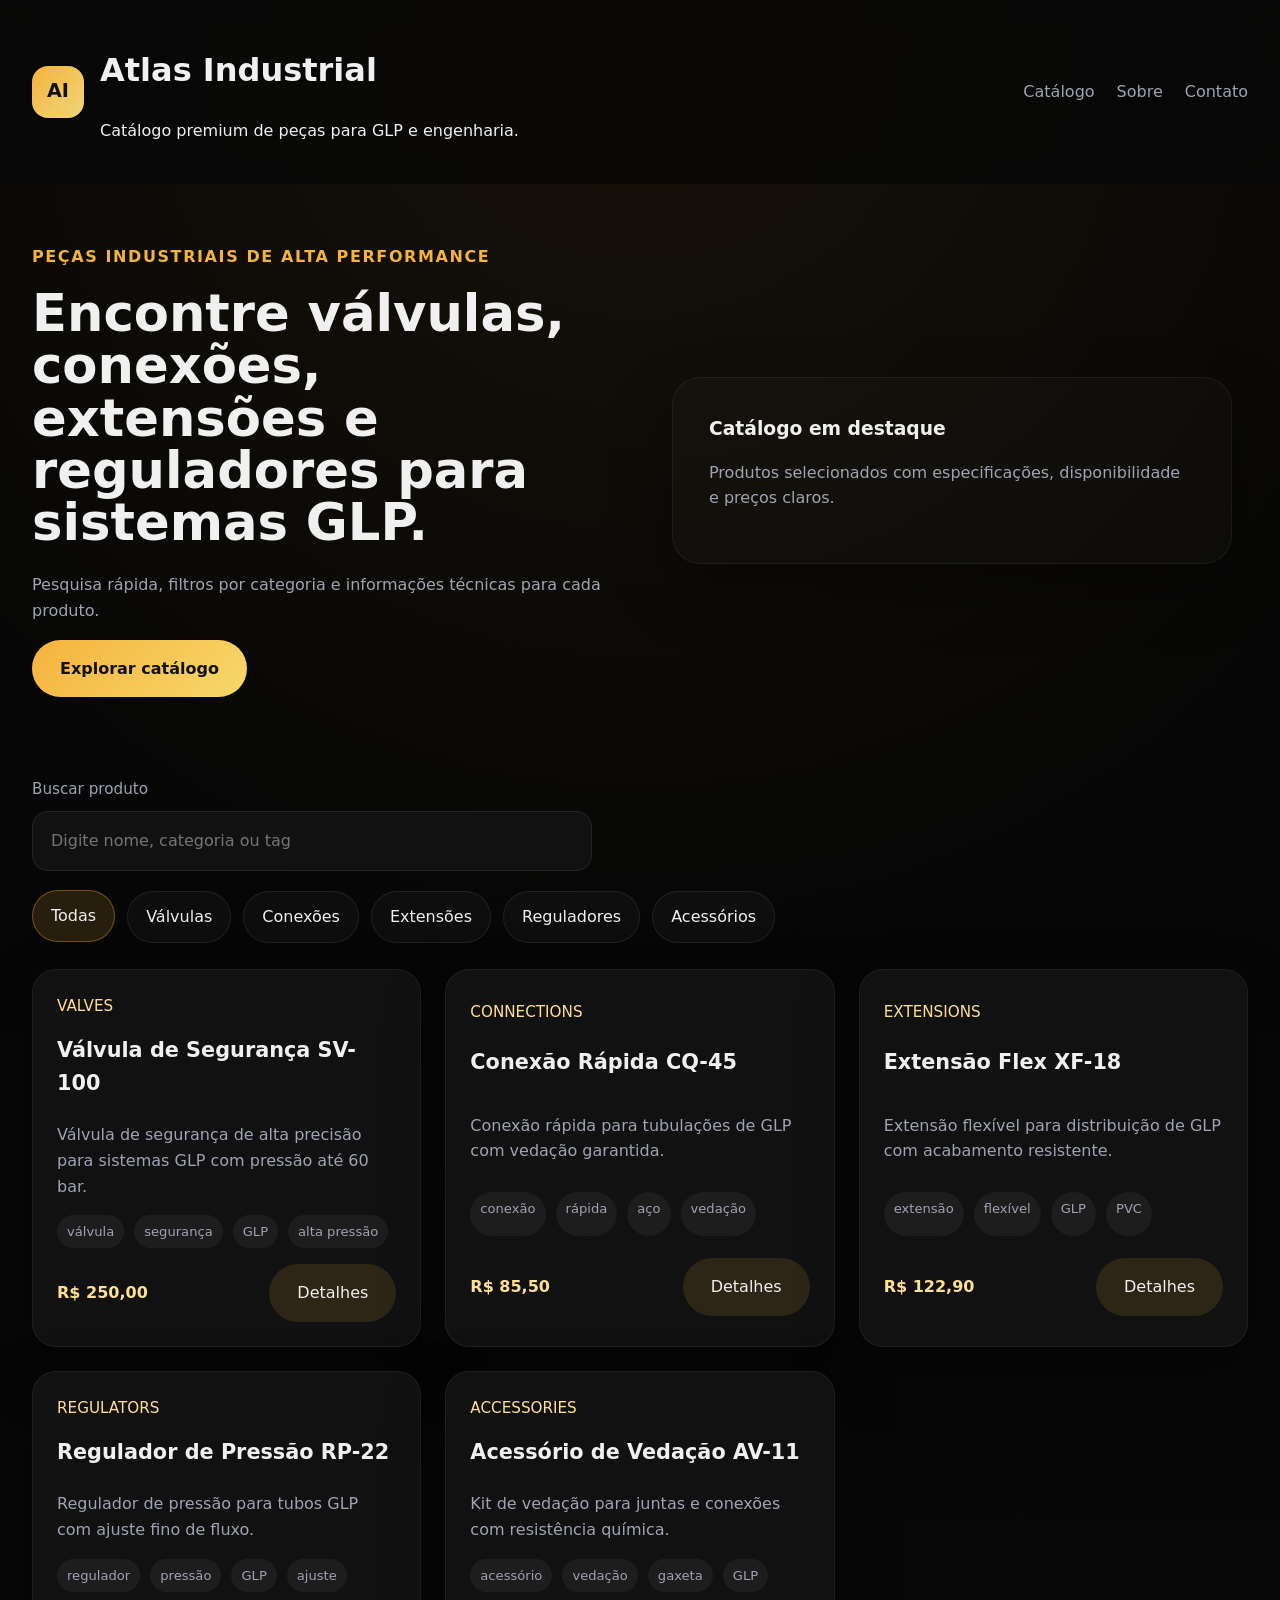
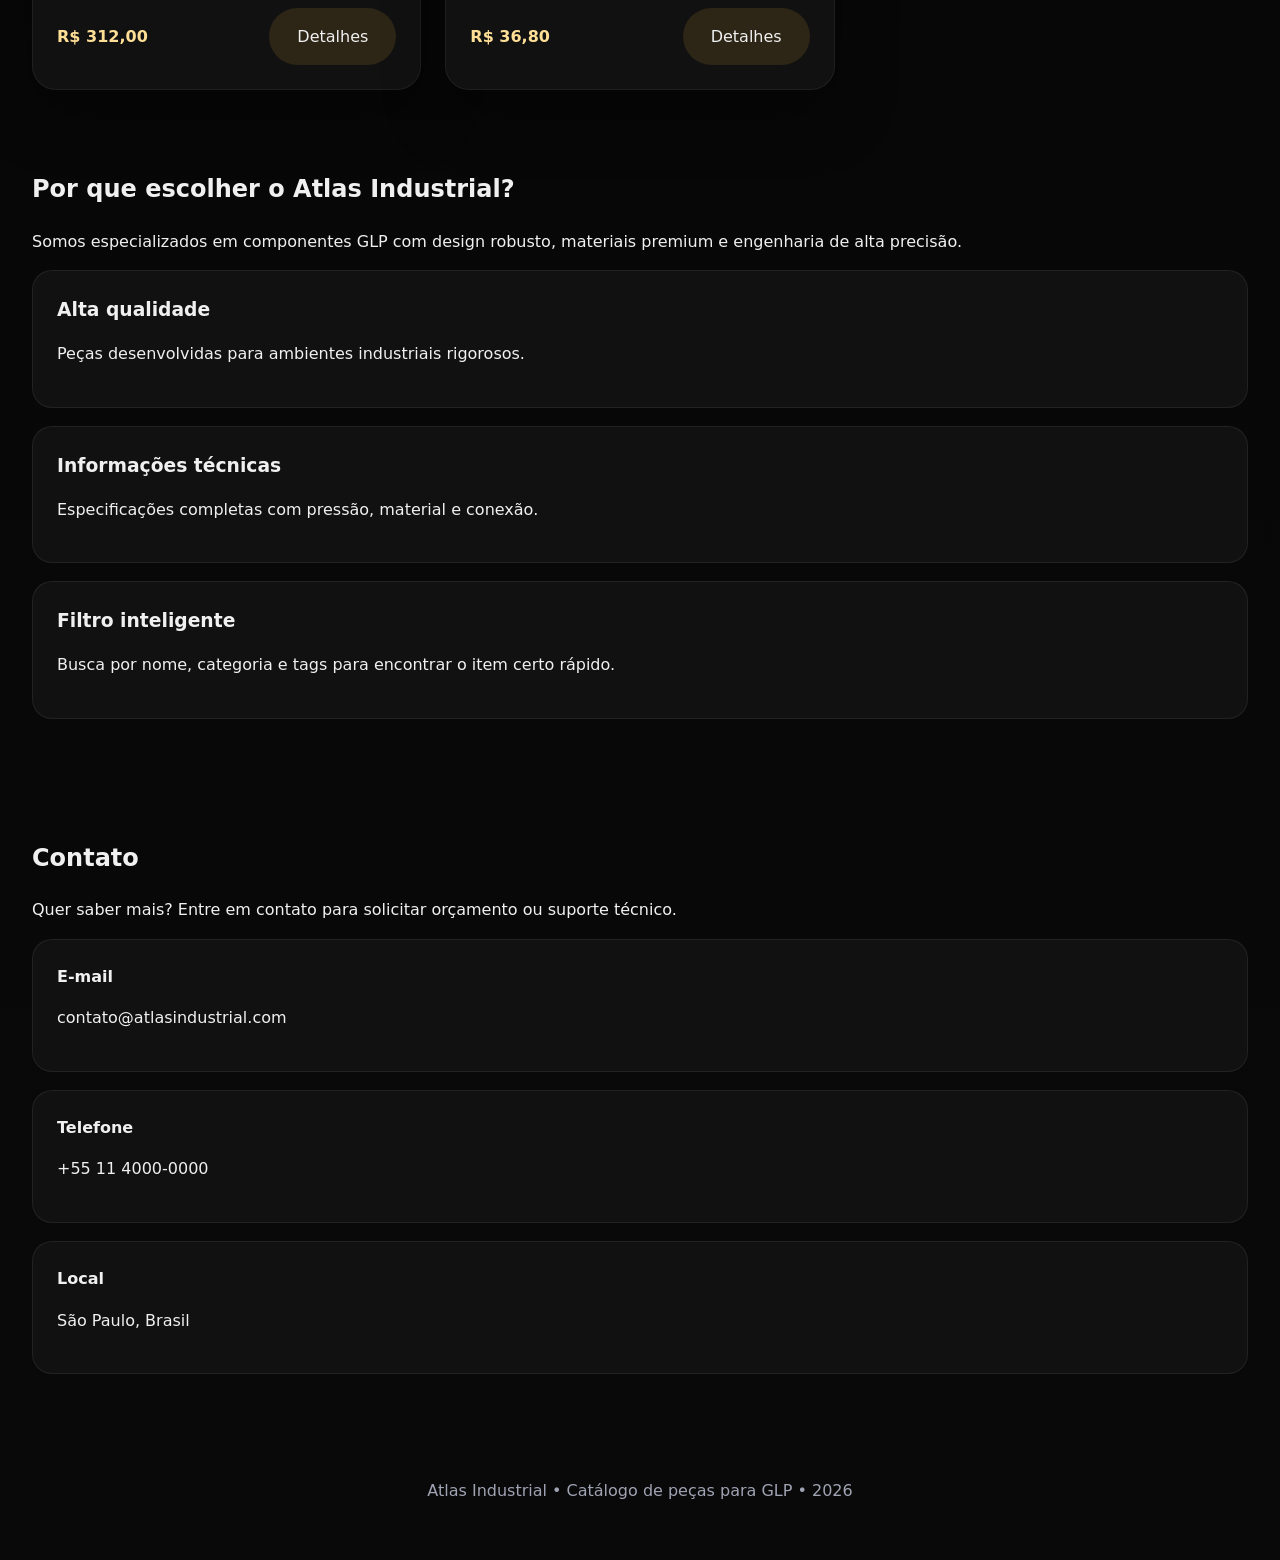
<file: site/index.html>
<!DOCTYPE html>
<html lang="pt-BR">
<head>
  <meta charset="UTF-8" />
  <meta name="viewport" content="width=device-width, initial-scale=1.0" />
  <title>Atlas Industrial | Catálogo de Peças</title>
  <meta name="description" content="Atlas Industrial - Catálogo premium de peças para GLP e engenharia mecânica." />
  <link rel="stylesheet" href="style.css" />
</head>
<body>
  <header class="site-header">
    <div class="brand">
      <span class="logo">AI</span>
      <div>
        <h1>Atlas Industrial</h1>
        <p>Catálogo premium de peças para GLP e engenharia.</p>
      </div>
    </div>
    <nav class="top-nav">
      <a href="#catalog">Catálogo</a>
      <a href="#about">Sobre</a>
      <a href="#contact">Contato</a>
    </nav>
  </header>

  <section class="hero">
    <div class="hero-copy">
      <span class="eyebrow">Peças industriais de alta performance</span>
      <h2>Encontre válvulas, conexões, extensões e reguladores para sistemas GLP.</h2>
      <p>Pesquisa rápida, filtros por categoria e informações técnicas para cada produto.</p>
      <a class="btn btn-primary" href="#catalog">Explorar catálogo</a>
    </div>
    <div class="hero-image">
      <div class="hero-box">
        <h3>Catálogo em destaque</h3>
        <p>Produtos selecionados com especificações, disponibilidade e preços claros.</p>
      </div>
    </div>
  </section>

  <main>
    <section id="catalog" class="catalog-section">
      <div class="controls">
        <div class="search-box">
          <label for="searchInput">Buscar produto</label>
          <input id="searchInput" type="search" placeholder="Digite nome, categoria ou tag" />
        </div>
        <div class="categories" id="categoryButtons"></div>
      </div>

      <div class="products-grid" id="productGrid"></div>
    </section>

    <section id="about" class="about-section">
      <div>
        <h2>Por que escolher o Atlas Industrial?</h2>
        <p>Somos especializados em componentes GLP com design robusto, materiais premium e engenharia de alta precisão.</p>
      </div>
      <div class="features-grid">
        <article><h3>Alta qualidade</h3><p>Peças desenvolvidas para ambientes industriais rigorosos.</p></article>
        <article><h3>Informações técnicas</h3><p>Especificações completas com pressão, material e conexão.</p></article>
        <article><h3>Filtro inteligente</h3><p>Busca por nome, categoria e tags para encontrar o item certo rápido.</p></article>
      </div>
    </section>

    <section id="contact" class="contact-section">
      <h2>Contato</h2>
      <p>Quer saber mais? Entre em contato para solicitar orçamento ou suporte técnico.</p>
      <div class="contact-cards">
        <div><strong>E-mail</strong><p>contato@atlasindustrial.com</p></div>
        <div><strong>Telefone</strong><p>+55 11 4000-0000</p></div>
        <div><strong>Local</strong><p>São Paulo, Brasil</p></div>
      </div>
    </section>
  </main>

  <footer class="site-footer">
    <p>Atlas Industrial • Catálogo de peças para GLP • 2026</p>
  </footer>

  <div class="modal-overlay hidden" id="productModal">
    <div class="modal-card">
      <button class="modal-close" id="closeModal">×</button>
      <div class="modal-content" id="modalContent"></div>
    </div>
  </div>

  <script src="app.js"></script>
</body>
</html>
</file>
<file: site/style.css>
:root {
  color-scheme: dark;
  --bg: #080808;
  --panel: #111111;
  --panel-strong: #171717;
  --text: #f0f0f0;
  --muted: #9fa3b2;
  --accent: #f5b33d;
  --accent-soft: #ffdf96;
  --border: rgba(255, 255, 255, 0.08);
  --shadow: 0 24px 60px rgba(0, 0, 0, 0.35);
}

* {
  box-sizing: border-box;
}

html,
body {
  margin: 0;
  min-height: 100%;
  font-family: Inter, system-ui, -apple-system, BlinkMacSystemFont, "Segoe UI", sans-serif;
  background: radial-gradient(circle at top, rgba(245, 179, 61, 0.08), transparent 30%),
    linear-gradient(180deg, #050505 0%, #090909 100%);
  color: var(--text);
}

body {
  line-height: 1.6;
}

button,
input {
  font: inherit;
}

a {
  color: inherit;
  text-decoration: none;
}

.site-header {
  display: flex;
  justify-content: space-between;
  align-items: center;
  gap: 24px;
  padding: 24px 32px;
  position: sticky;
  top: 0;
  backdrop-filter: blur(14px);
  background: rgba(8, 8, 8, 0.84);
  z-index: 20;
}

.brand {
  display: flex;
  align-items: center;
  gap: 16px;
}

.logo {
  width: 52px;
  height: 52px;
  display: grid;
  place-items: center;
  border-radius: 16px;
  background: linear-gradient(135deg, #f5b33d, #f0d67a);
  font-size: 1.2rem;
  font-weight: 800;
  color: #111;
}

.top-nav {
  display: flex;
  gap: 22px;
  flex-wrap: wrap;
}

.top-nav a {
  color: var(--muted);
  transition: color 0.2s ease;
}

.top-nav a:hover {
  color: var(--accent-soft);
}

.hero {
  display: grid;
  grid-template-columns: 1fr 1fr;
  gap: 32px;
  align-items: center;
  padding: 60px 32px 40px;
}

.hero-copy {
  max-width: 620px;
}

.eyebrow {
  display: inline-block;
  margin-bottom: 18px;
  color: var(--accent);
  font-weight: 700;
  letter-spacing: 0.1em;
  text-transform: uppercase;
}

.hero h2 {
  font-size: clamp(2.5rem, 4vw, 4rem);
  margin: 0 0 24px;
  line-height: 1.02;
}

.hero p {
  max-width: 620px;
  color: var(--muted);
}

.btn {
  display: inline-flex;
  align-items: center;
  justify-content: center;
  padding: 16px 28px;
  border: none;
  border-radius: 999px;
  cursor: pointer;
}

.btn-primary {
  background: linear-gradient(135deg, #f5b33d, #f7d86b);
  color: #111;
  font-weight: 700;
}

.hero-image {
  display: grid;
  place-items: center;
}

.hero-box {
  width: min(560px, 100%);
  padding: 36px;
  border-radius: 28px;
  border: 1px solid rgba(255, 255, 255, 0.06);
  background: rgba(255, 255, 255, 0.02);
  box-shadow: var(--shadow);
}

.hero-box h3 {
  margin: 0 0 12px;
}

.catalog-section {
  padding: 40px 32px 20px;
}

.controls {
  display: grid;
  gap: 20px;
  margin-bottom: 26px;
}

.search-box {
  display: grid;
  gap: 10px;
  max-width: 560px;
}

.search-box label {
  color: var(--muted);
  font-size: 0.95rem;
}

.search-box input {
  width: 100%;
  padding: 16px 18px;
  border-radius: 16px;
  border: 1px solid rgba(255, 255, 255, 0.08);
  background: var(--panel);
  color: var(--text);
}

.categories {
  display: flex;
  flex-wrap: wrap;
  gap: 12px;
}

.category-button {
  border: 1px solid rgba(255, 255, 255, 0.08);
  background: rgba(255, 255, 255, 0.03);
  padding: 12px 18px;
  border-radius: 999px;
  cursor: pointer;
  color: var(--text);
  transition: transform 0.2s ease, background 0.2s ease;
}

.category-button.active,
.category-button:hover {
  transform: translateY(-1px);
  background: rgba(245, 179, 61, 0.14);
  border-color: rgba(245, 179, 61, 0.35);
}

.products-grid {
  display: grid;
  grid-template-columns: repeat(3, minmax(0, 1fr));
  gap: 24px;
}

.product-card {
  background: var(--panel);
  border-radius: 24px;
  padding: 24px;
  border: 1px solid rgba(255, 255, 255, 0.06);
  box-shadow: var(--shadow);
  display: grid;
  gap: 16px;
}

.product-card h3 {
  margin: 0 0 6px;
  font-size: 1.3rem;
}

.product-card p {
  margin: 0;
  color: var(--muted);
}

.product-badge {
  display: inline-flex;
  align-items: center;
  gap: 8px;
  font-size: 0.95rem;
  color: var(--accent-soft);
}

.product-tags {
  display: flex;
  flex-wrap: wrap;
  gap: 10px;
}

.product-tag {
  font-size: 0.82rem;
  background: rgba(255, 255, 255, 0.05);
  color: var(--muted);
  padding: 6px 10px;
  border-radius: 999px;
}

.product-actions {
  display: flex;
  justify-content: space-between;
  align-items: center;
  gap: 16px;
}

.product-price {
  font-weight: 700;
  color: var(--accent-soft);
}

.btn-secondary {
  background: rgba(245, 179, 61, 0.12);
  color: var(--text);
}

.about-section,
.contact-section {
  padding: 60px 32px;
}

.about-section h2,
.contact-section h2 {
  margin-top: 0;
}

.features-grid,
.contact-cards {
  display: grid;
  gap: 18px;
}

.features-grid article,
.contact-cards div {
  background: var(--panel);
  border: 1px solid rgba(255, 255, 255, 0.07);
  border-radius: 20px;
  padding: 24px;
}

.features-grid article h3,
.contact-cards div strong {
  margin: 0 0 10px;
  display: block;
}

.site-footer {
  padding: 28px 32px 40px;
  text-align: center;
  color: var(--muted);
}

.modal-overlay {
  position: fixed;
  inset: 0;
  background: rgba(0, 0, 0, 0.72);
  display: grid;
  place-items: center;
  padding: 20px;
  z-index: 50;
}

.modal-card {
  width: min(860px, 100%);
  background: #111;
  border: 1px solid rgba(255, 255, 255, 0.08);
  border-radius: 28px;
  padding: 32px;
  position: relative;
}

.modal-close {
  position: absolute;
  top: 18px;
  right: 18px;
  width: 40px;
  height: 40px;
  border: none;
  border-radius: 50%;
  background: rgba(255, 255, 255, 0.06);
  color: var(--text);
  font-size: 1.5rem;
  cursor: pointer;
}

.modal-content h3 {
  margin-top: 0;
}

.modal-meta {
  display: grid;
  gap: 14px;
  margin: 18px 0 24px;
}

.modal-meta strong {
  color: var(--accent);
}

.modal-list {
  display: grid;
  gap: 12px;
  padding-left: 18px;
}

.hidden {
  display: none !important;
}

@media (max-width: 1100px) {
  .products-grid {
    grid-template-columns: repeat(2, minmax(0, 1fr));
  }
}

@media (max-width: 760px) {
  .site-header,
  .hero,
  .catalog-section,
  .about-section,
  .contact-section,
  .site-footer {
    padding-left: 20px;
    padding-right: 20px;
  }

  .hero {
    grid-template-columns: 1fr;
  }

  .products-grid {
    grid-template-columns: 1fr;
  }

  .top-nav {
    justify-content: flex-start;
  }
}
</file>
